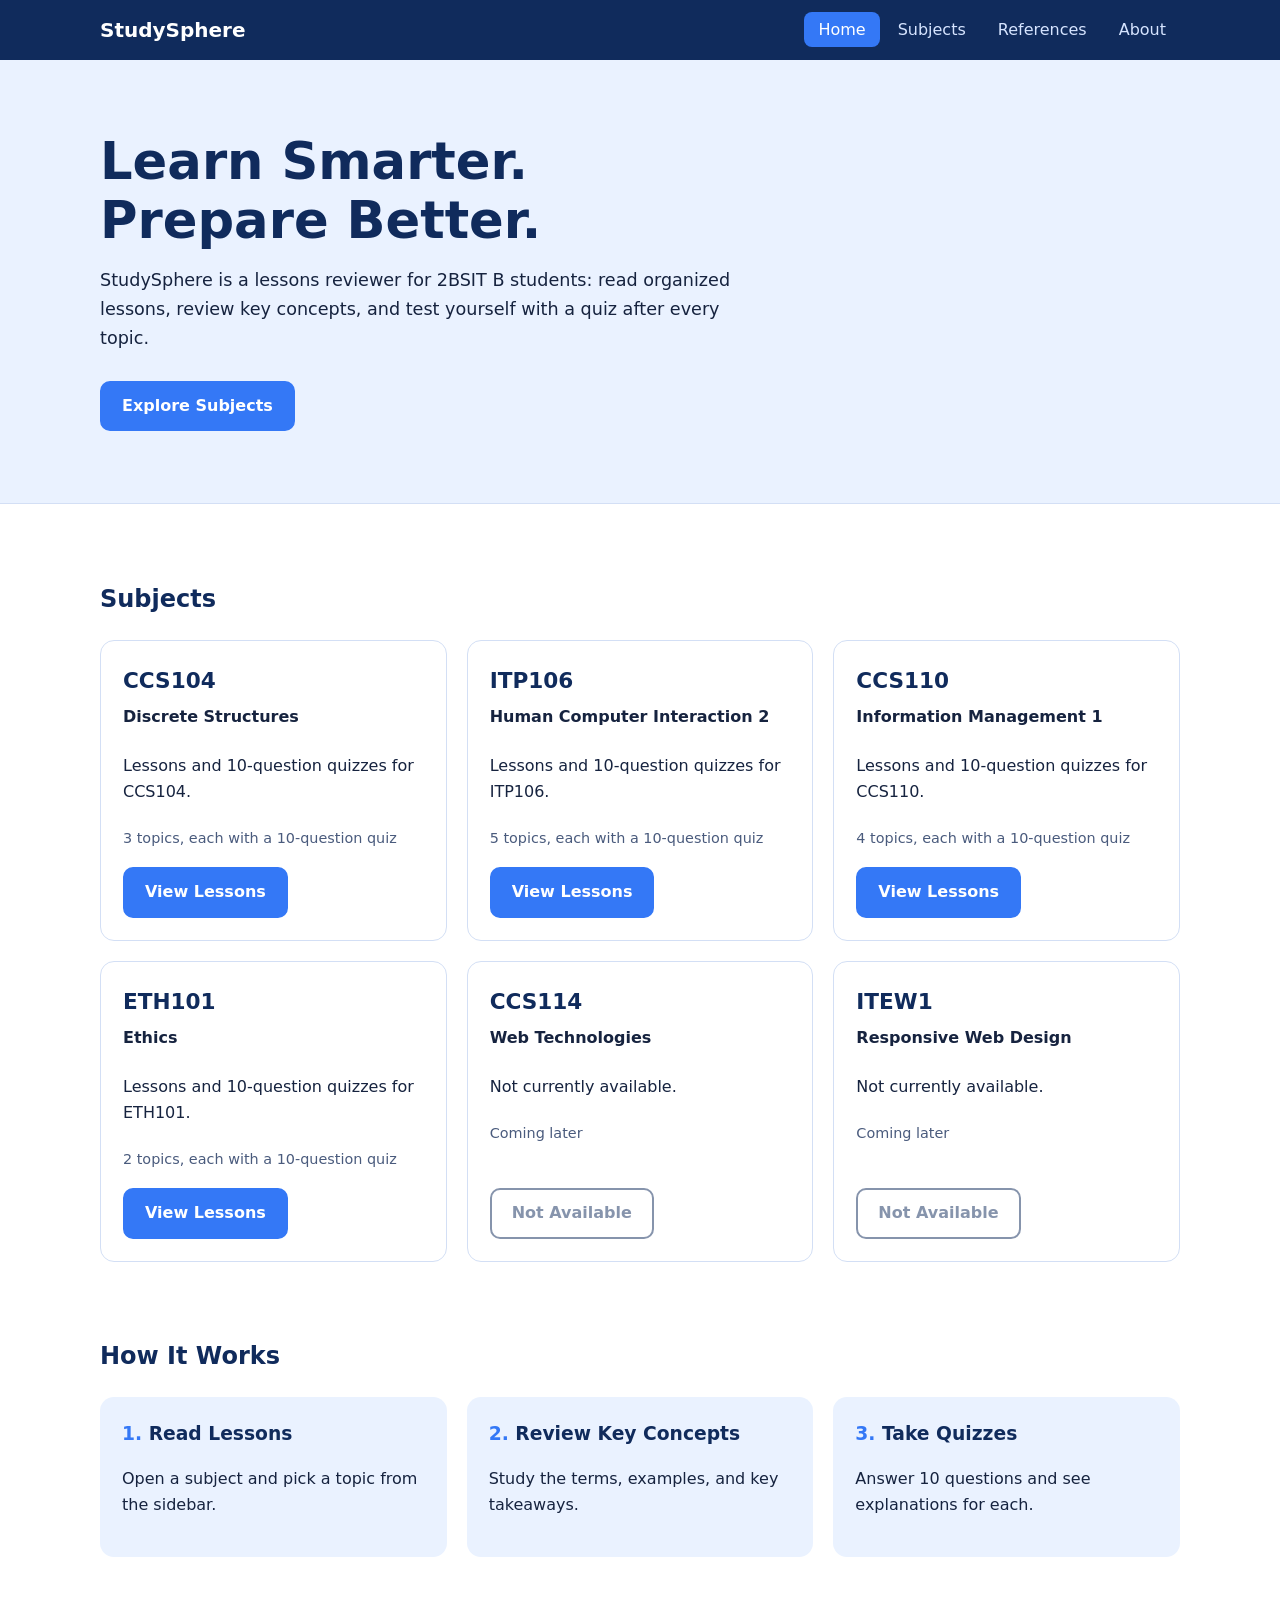
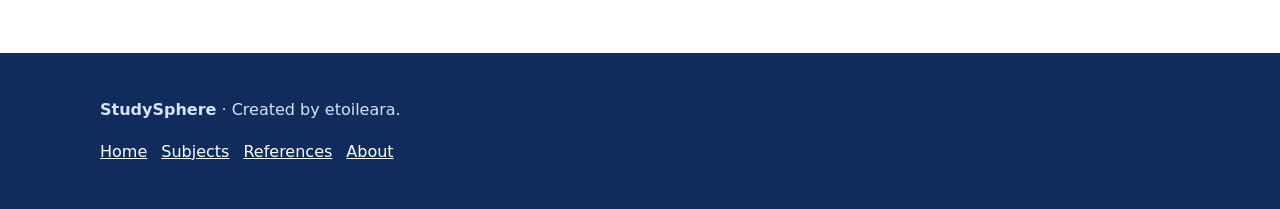
<file: index.html>
<!doctype html>
<html lang="en">
  <head>
    <meta charset="UTF-8" />
    <meta name="viewport" content="width=device-width, initial-scale=1" />
    <link rel="stylesheet" href="styles.css" />
    <title>StudySphere | Lessons reviewer for 2BSIT B</title>
  </head>
  <body data-page="home">
    <div id="site-header"></div>
    <main>
      <section class="hero">
        <div class="wrap">
          <h1>Learn Smarter. Prepare Better.</h1>
          <p>
            StudySphere is a lessons reviewer for 2BSIT B students: read
            organized lessons, review key concepts, and test yourself with a
            quiz after every topic.
          </p>
          <a class="btn" href="#subjects">Explore Subjects</a>
        </div>
      </section>
      <section class="block" id="subjects">
        <div class="wrap">
          <h2>Subjects</h2>
          <div class="grid" id="subject-grid"></div>
        </div>
      </section>
      <section class="block" style="padding-top: 0">
        <div class="wrap">
          <h2>How It Works</h2>
          <div class="steps">
            <div class="step">
              <h3>Read Lessons</h3>
              <p>Open a subject and pick a topic from the sidebar.</p>
            </div>
            <div class="step">
              <h3>Review Key Concepts</h3>
              <p>Study the terms, examples, and key takeaways.</p>
            </div>
            <div class="step">
              <h3>Take Quizzes</h3>
              <p>Answer 10 questions and see explanations for each.</p>
            </div>
          </div>
        </div>
      </section>
    </main>
    <div id="site-footer"></div>
    <script src="data.js"></script>
    <script src="app.js"></script>
  </body>
</html>
</file>
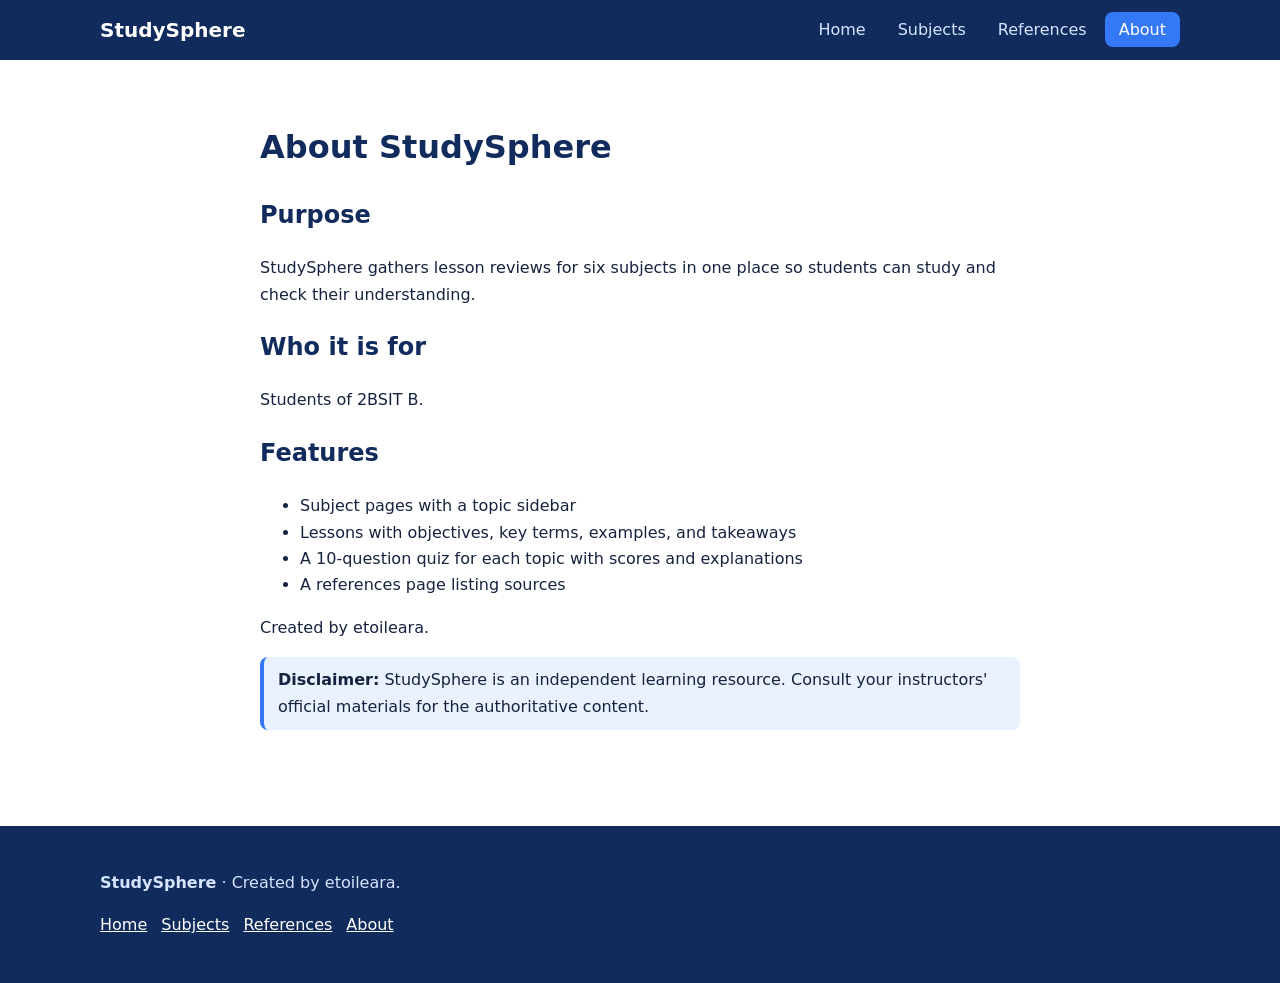
<file: about.html>
<!doctype html>
<html lang="en">
  <head>
    <meta charset="UTF-8" />
    <meta name="viewport" content="width=device-width, initial-scale=1" />
    <link rel="stylesheet" href="styles.css" />
    <title>About | StudySphere</title>
  </head>
  <body data-page="about">
    <div id="site-header"></div>
    <main class="wrap" style="padding: 40px 20px; max-width: 800px">
      <h1 style="color: #102b5c">About StudySphere</h1>
      <h2>Purpose</h2>
      <p>
        StudySphere gathers lesson reviews for six subjects in one place so
        students can study and check their understanding.
      </p>
      <h2>Who it is for</h2>
      <p>Students of 2BSIT B.</p>
      <h2>Features</h2>
      <ul>
        <li>Subject pages with a topic sidebar</li>
        <li>Lessons with objectives, key terms, examples, and takeaways</li>
        <li>A 10-question quiz for each topic with scores and explanations</li>
        <li>A references page listing sources</li>
      </ul>
      <p>Created by etoileara.</p>
      <p class="note">
        <strong>Disclaimer:</strong> StudySphere is an independent learning
        resource. Consult your instructors' official materials for the
        authoritative content.
      </p>
    </main>
    <div id="site-footer"></div>
    <script src="data.js"></script>
    <script src="app.js"></script>
  </body>
</html>
</file>
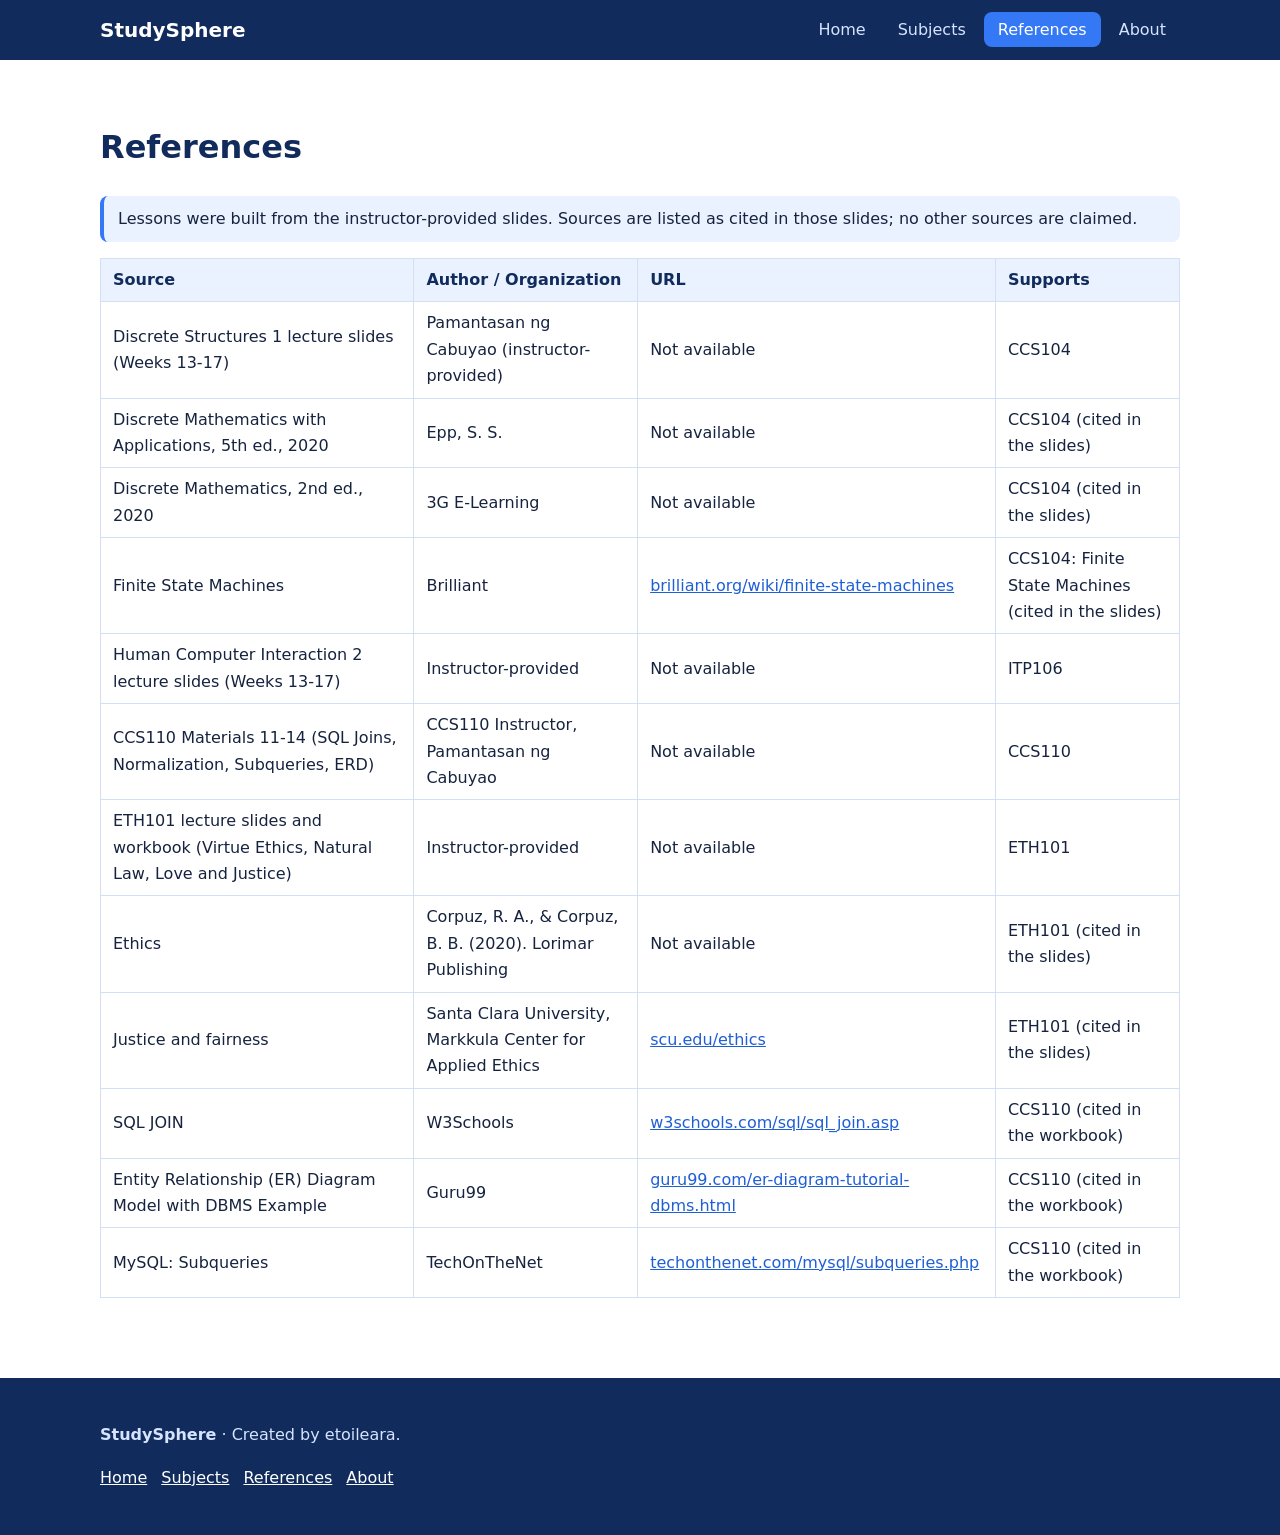
<file: references.html>
<!doctype html>
<html lang="en">
  <head>
    <meta charset="UTF-8" />
    <meta name="viewport" content="width=device-width, initial-scale=1" />
    <link rel="stylesheet" href="styles.css" />
    <title>References | StudySphere</title>
  </head>
  <body data-page="references">
    <div id="site-header"></div>
    <main class="wrap block" style="padding: 40px 20px">
      <h1 style="color: #102b5c">References</h1>
      <p class="note">
        Lessons were built from the instructor-provided slides. Sources are
        listed as cited in those slides; no other sources are claimed.
      </p>
      <table class="refs">
        <tr>
          <th>Source</th>
          <th>Author / Organization</th>
          <th>URL</th>
          <th>Supports</th>
        </tr>
        <tr>
          <td>Discrete Structures 1 lecture slides (Weeks 13-17)</td>
          <td>Pamantasan ng Cabuyao (instructor-provided)</td>
          <td>Not available</td>
          <td>CCS104</td>
        </tr>
        <tr>
          <td>Discrete Mathematics with Applications, 5th ed., 2020</td>
          <td>Epp, S. S.</td>
          <td>Not available</td>
          <td>CCS104 (cited in the slides)</td>
        </tr>
        <tr>
          <td>Discrete Mathematics, 2nd ed., 2020</td>
          <td>3G E-Learning</td>
          <td>Not available</td>
          <td>CCS104 (cited in the slides)</td>
        </tr>
        <tr>
          <td>Finite State Machines</td>
          <td>Brilliant</td>
          <td>
            <a href="https://brilliant.org/wiki/finite-state-machines"
              >brilliant.org/wiki/finite-state-machines</a
            >
          </td>
          <td>CCS104: Finite State Machines (cited in the slides)</td>
        </tr>
        <tr>
          <td>Human Computer Interaction 2 lecture slides (Weeks 13-17)</td>
          <td>Instructor-provided</td>
          <td>Not available</td>
          <td>ITP106</td>
        </tr>
        <tr>
          <td>
            CCS110 Materials 11-14 (SQL Joins, Normalization, Subqueries, ERD)
          </td>
          <td>CCS110 Instructor, Pamantasan ng Cabuyao</td>
          <td>Not available</td>
          <td>CCS110</td>
        </tr>
        <tr>
          <td>
            ETH101 lecture slides and workbook (Virtue Ethics, Natural Law, Love
            and Justice)
          </td>
          <td>Instructor-provided</td>
          <td>Not available</td>
          <td>ETH101</td>
        </tr>
        <tr>
          <td>Ethics</td>
          <td>Corpuz, R. A., &amp; Corpuz, B. B. (2020). Lorimar Publishing</td>
          <td>Not available</td>
          <td>ETH101 (cited in the slides)</td>
        </tr>
        <tr>
          <td>Justice and fairness</td>
          <td>Santa Clara University, Markkula Center for Applied Ethics</td>
          <td>
            <a
              href="https://www.scu.edu/ethics/ethics-resources/ethical-decision-making/justice-and-fairness/"
              >scu.edu/ethics</a
            >
          </td>
          <td>ETH101 (cited in the slides)</td>
        </tr>
        <tr>
          <td>SQL JOIN</td>
          <td>W3Schools</td>
          <td>
            <a href="https://www.w3schools.com/sql/sql_join.asp"
              >w3schools.com/sql/sql_join.asp</a
            >
          </td>
          <td>CCS110 (cited in the workbook)</td>
        </tr>
        <tr>
          <td>Entity Relationship (ER) Diagram Model with DBMS Example</td>
          <td>Guru99</td>
          <td>
            <a href="https://www.guru99.com/er-diagram-tutorial-dbms.html"
              >guru99.com/er-diagram-tutorial-dbms.html</a
            >
          </td>
          <td>CCS110 (cited in the workbook)</td>
        </tr>
        <tr>
          <td>MySQL: Subqueries</td>
          <td>TechOnTheNet</td>
          <td>
            <a href="https://www.techonthenet.com/mysql/subqueries.php"
              >techonthenet.com/mysql/subqueries.php</a
            >
          </td>
          <td>CCS110 (cited in the workbook)</td>
        </tr>
      </table>
    </main>
    <div id="site-footer"></div>
    <script src="data.js"></script>
    <script src="app.js"></script>
  </body>
</html>
</file>
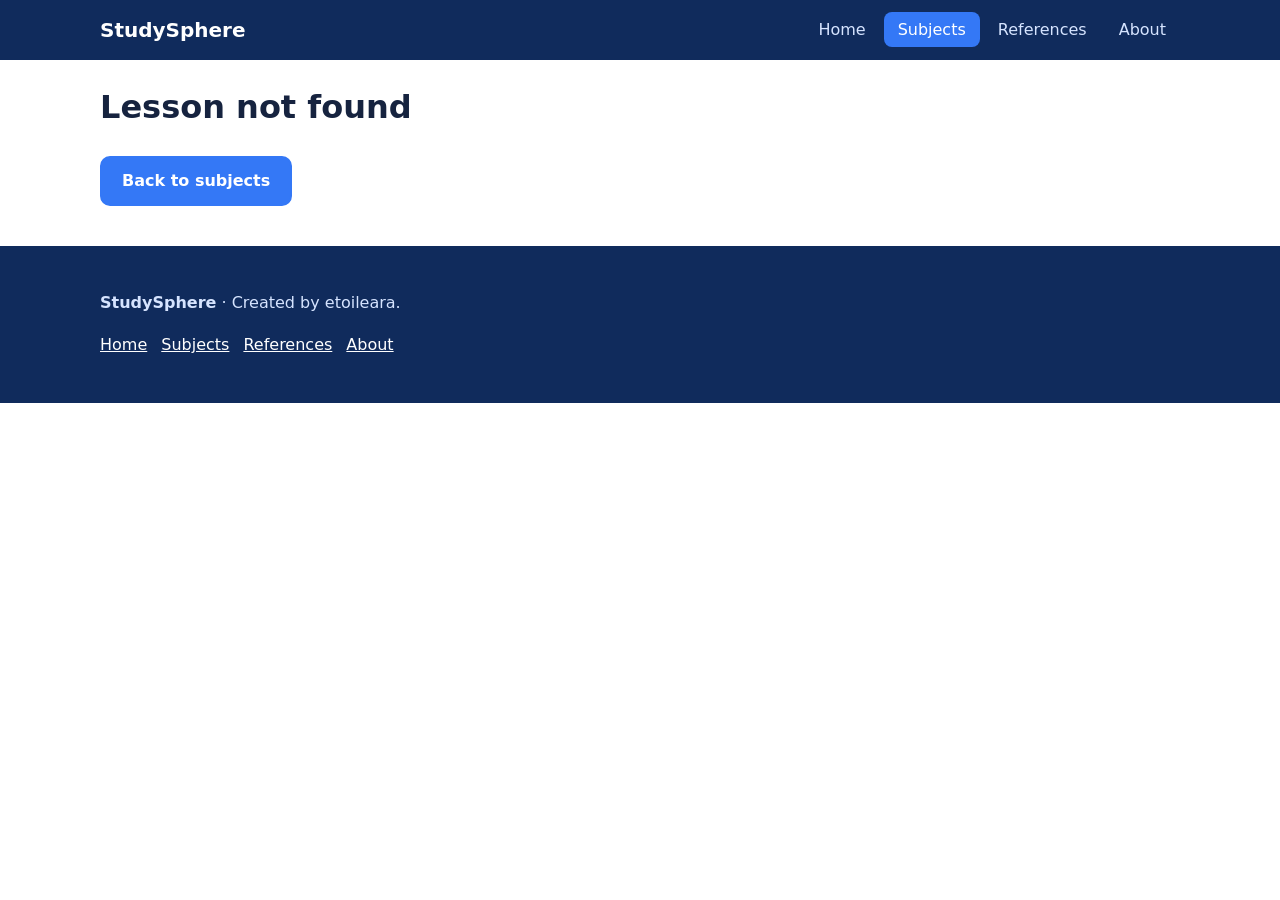
<file: subject.html>
<!doctype html>
<html lang="en">
  <head>
    <meta charset="UTF-8" />
    <meta name="viewport" content="width=device-width, initial-scale=1" />
    <link rel="stylesheet" href="styles.css" />
    <title>Lesson | StudySphere</title>
  </head>
  <body data-page="subject">
    <div id="site-header"></div>
    <main id="lesson-root">
      <div class="wrap"><p>Loading lesson...</p></div>
    </main>
    <div id="site-footer"></div>
    <script src="data.js"></script>
    <script src="app.js"></script>
  </body>
</html>
</file>
<file: styles.css>
:root {
  --navy: #102b5c;
  --blue: #3478f6;
  --light: #eaf2ff;
  --text: #16233f;
  --line: #d3dff5;
  --ok: #0b6b3a;
  --bad: #a61b1b;
}
* {
  box-sizing: border-box;
}
body {
  margin: 0;
  font-family:
    Inter,
    Roboto,
    system-ui,
    -apple-system,
    "Segoe UI",
    sans-serif;
  color: var(--text);
  line-height: 1.65;
  background: #fff;
}
a {
  color: #1f5fd6;
}
:focus-visible {
  outline: 3px solid var(--blue);
  outline-offset: 2px;
}
.wrap {
  max-width: 1120px;
  margin: 0 auto;
  padding: 0 20px;
}
header.site {
  background: var(--navy);
  position: sticky;
  top: 0;
  z-index: 20;
}
.bar {
  display: flex;
  align-items: center;
  justify-content: space-between;
  min-height: 60px;
}
.logo {
  color: #fff;
  font-weight: 700;
  font-size: 1.25rem;
  text-decoration: none;
}
.nav a {
  color: #d6e4ff;
  text-decoration: none;
  padding: 8px 14px;
  border-radius: 8px;
  margin-left: 4px;
}
.nav a:hover,
.nav a.active {
  background: var(--blue);
  color: #fff;
}
.menu-btn,
.side-btn {
  display: none;
  background: var(--blue);
  color: #fff;
  border: 0;
  border-radius: 8px;
  padding: 8px 14px;
  font: inherit;
  cursor: pointer;
}
.btn {
  display: inline-block;
  background: var(--blue);
  color: #fff;
  border: 2px solid var(--blue);
  border-radius: 10px;
  padding: 10px 20px;
  font: inherit;
  font-weight: 600;
  text-decoration: none;
  cursor: pointer;
}
.btn:hover {
  background: var(--navy);
  border-color: var(--navy);
}
.btn.alt {
  background: #fff;
  color: var(--navy);
  border-color: var(--navy);
}
.btn.alt:hover {
  background: var(--light);
}
.btn[disabled],
.btn.off {
  opacity: 0.5;
  pointer-events: none;
}
.hero {
  background: var(--light);
  padding: 72px 0;
  border-bottom: 1px solid var(--line);
}
.hero h1 {
  font-size: clamp(2rem, 5vw, 3.2rem);
  line-height: 1.15;
  color: var(--navy);
  margin: 0 0 16px;
  max-width: 16ch;
}
.hero p {
  max-width: 60ch;
  font-size: 1.1rem;
  margin: 0 0 28px;
}
section.block {
  padding: 56px 0;
}
h2 {
  color: var(--navy);
}
.grid {
  display: grid;
  grid-template-columns: repeat(auto-fill, minmax(290px, 1fr));
  gap: 20px;
}
.card {
  border: 1px solid var(--line);
  border-radius: 14px;
  padding: 22px;
  background: #fff;
  display: flex;
  flex-direction: column;
  gap: 6px;
}
.card:hover {
  border-color: var(--blue);
  box-shadow: 0 4px 14px rgba(16, 43, 92, 0.1);
}
.card h3 {
  margin: 0;
  color: var(--navy);
  font-size: 1.35rem;
}
.card .sub {
  font-weight: 600;
  margin: 0;
}
.card .meta {
  color: #4a5b7d;
  font-size: 0.9rem;
  margin: 0 0 10px;
}
.card .btn {
  margin-top: auto;
  align-self: flex-start;
}
.steps {
  display: grid;
  grid-template-columns: repeat(auto-fit, minmax(240px, 1fr));
  gap: 20px;
  counter-reset: s;
}
.step {
  background: var(--light);
  border-radius: 14px;
  padding: 22px;
  counter-increment: s;
}
.step h3 {
  margin: 0 0 6px;
  color: var(--navy);
}
.step h3::before {
  content: counter(s) ". ";
  color: var(--blue);
}
footer.site {
  background: var(--navy);
  color: #d6e4ff;
  padding: 28px 0;
  margin-top: 40px;
}
footer.site a {
  color: #fff;
  margin-right: 14px;
}
.crumbs {
  padding: 16px 0 0;
  font-size: 0.92rem;
  color: #4a5b7d;
}
.layout {
  display: grid;
  grid-template-columns: 260px minmax(0, 1fr);
  gap: 28px;
  padding: 18px 0 40px;
}
.sidebar {
  border: 1px solid var(--line);
  border-radius: 14px;
  padding: 16px;
  align-self: start;
  position: sticky;
  top: 76px;
}
.sidebar h2 {
  font-size: 1.1rem;
  margin: 0 0 4px;
}
.sidebar p {
  margin: 0 0 10px;
  font-size: 0.88rem;
  color: #4a5b7d;
}
.sidebar ul {
  list-style: none;
  margin: 0;
  padding: 0;
}
.sidebar a {
  display: block;
  padding: 8px 10px;
  border-radius: 8px;
  text-decoration: none;
  color: var(--text);
}
.sidebar a:hover {
  background: var(--light);
}
.sidebar a.active {
  background: var(--blue);
  color: #fff;
  font-weight: 600;
}
article h1 {
  color: var(--navy);
  margin-top: 0;
}
article h2 {
  border-bottom: 2px solid var(--light);
  padding-bottom: 4px;
  margin-top: 32px;
}
.note {
  background: var(--light);
  border-left: 4px solid var(--blue);
  padding: 10px 14px;
  border-radius: 8px;
}
pre {
  background: var(--navy);
  color: #eaf2ff;
  padding: 16px;
  border-radius: 10px;
  overflow-x: auto;
}
table {
  border-collapse: collapse;
  width: 100%;
  display: block;
  overflow-x: auto;
}
th,
td {
  border: 1px solid var(--line);
  padding: 8px 12px;
  text-align: left;
}
th {
  background: var(--light);
  color: var(--navy);
}
.pager {
  display: flex;
  flex-wrap: wrap;
  gap: 12px;
  justify-content: space-between;
  margin: 32px 0 16px;
}
#quiz {
  margin-top: 24px;
  border-top: 2px solid var(--light);
}
fieldset {
  border: 1px solid var(--line);
  border-radius: 12px;
  margin: 0 0 16px;
  padding: 14px 18px;
}
legend {
  font-weight: 600;
  padding: 0 6px;
}
fieldset label {
  display: block;
  padding: 6px 8px;
  border-radius: 8px;
  cursor: pointer;
}
fieldset label:hover {
  background: var(--light);
}
fieldset.correct {
  border-color: var(--ok);
  background: #f1faf5;
}
fieldset.wrong {
  border-color: var(--bad);
  background: #fff5f5;
}
.fb {
  margin: 8px 0 0;
}
.correct .fb strong {
  color: var(--ok);
}
.wrong .fb strong {
  color: var(--bad);
}
.msg {
  margin-top: 16px;
  padding: 12px 16px;
  border-radius: 10px;
}
.msg.err {
  background: #fff5f5;
  color: var(--bad);
  border: 1px solid var(--bad);
}
.msg.ok {
  background: var(--light);
  border: 1px solid var(--blue);
}
.msg:empty {
  display: none;
}
.refs td:first-child {
  min-width: 200px;
}
@media (max-width: 820px) {
  .menu-btn,
  .side-btn {
    display: inline-block;
  }
  .nav {
    display: none;
    position: absolute;
    left: 0;
    right: 0;
    top: 100%;
    background: var(--navy);
    padding: 8px 20px 14px;
  }
  .nav.open {
    display: block;
  }
  .nav a {
    display: block;
    margin: 0;
  }
  .bar {
    position: relative;
  }
  .layout {
    grid-template-columns: 1fr;
  }
  .sidebar {
    display: none;
    position: static;
  }
  .sidebar.open {
    display: block;
  }
  .side-btn {
    margin-bottom: 8px;
  }
}
@media (prefers-reduced-motion: reduce) {
  * {
    transition: none !important;
    scroll-behavior: auto !important;
  }
}
</file>
